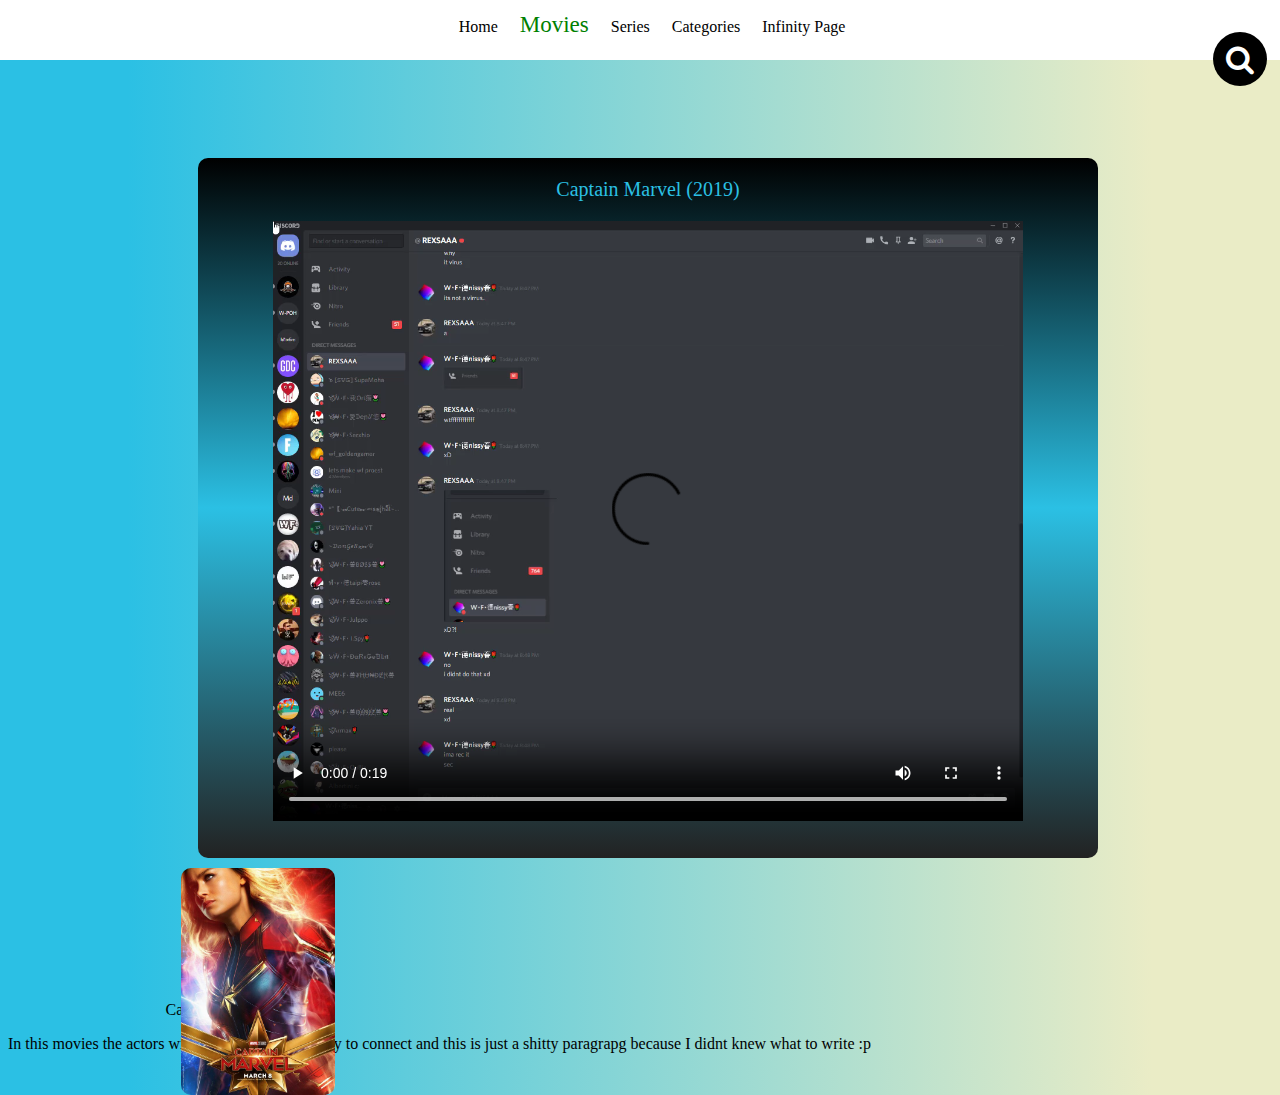
<file: captainmarvel.html>
<!DOCTYPE html>
<html>
<head>
	<title>movies</title>
	<link href='https://fonts.googleapis.com/css?family=Raleway:400,200' rel='stylesheet' type='text/css'> 
	<link rel="stylesheet" href="https://cdnjs.cloudflare.com/ajax/libs/font-awesome/4.7.0/css/font-awesome.min.css">
	<link rel="stylesheet" type="text/css" href="style.css">
</head>
<body style="background: -webkit-linear-gradient(90deg, #2BC0E4 10%, #EAECC6 90%);
	background:    -moz-linear-gradient(90deg, #2BC0E4 10%, #EAECC6 90%);
	background:       -ms-linear-gradient(90deg, #2BC0E4 10%, #EAECC6 90%);
	background:          -o-linear-gradient(90deg, #2BC0E4 10%, #EAECC6 90%);
	background: 	        linear-gradient(90deg, #2BC0E4 10%, #EAECC6 90%);">

<center><header>
	<nav>
		<ul>
		
			<li><a href="index.html">Home</a></li>
			<li><a class="current" href="movies.html">Movies</a></li>
			<li><a href="#">Series</a></li>
			<li><a href="#">Categories</a></li>
			<li><a href="#">Infinity Page</a></li>

		</ul>
	</nav>
</header>
</center>
		    <div class="buscar-caja">
   <input type="text" name="" class="buscar-txt" placeholder="Search Movies..."/>
   <a class="buscar-btn">
    <i class="fa fa-search"></i>
   </a>
  </div>
</div>
<center>
	<div class="mm"><p class="demo">Captain Marvel (2019)</p>
		<video src="test.mp4" controls=""></video>
</center>
		<div class="info">
			<img src="vv2.jpg" width="12%;" style="border-radius: 10px;">
			<h>Captain Marvel(2019)</h>
			<p>In this movies the actors will show you another way to connect and this is just a shitty paragrapg because I didnt knew what to write :p</p>
		</div>

	</div>

</body>
</html>
</file>
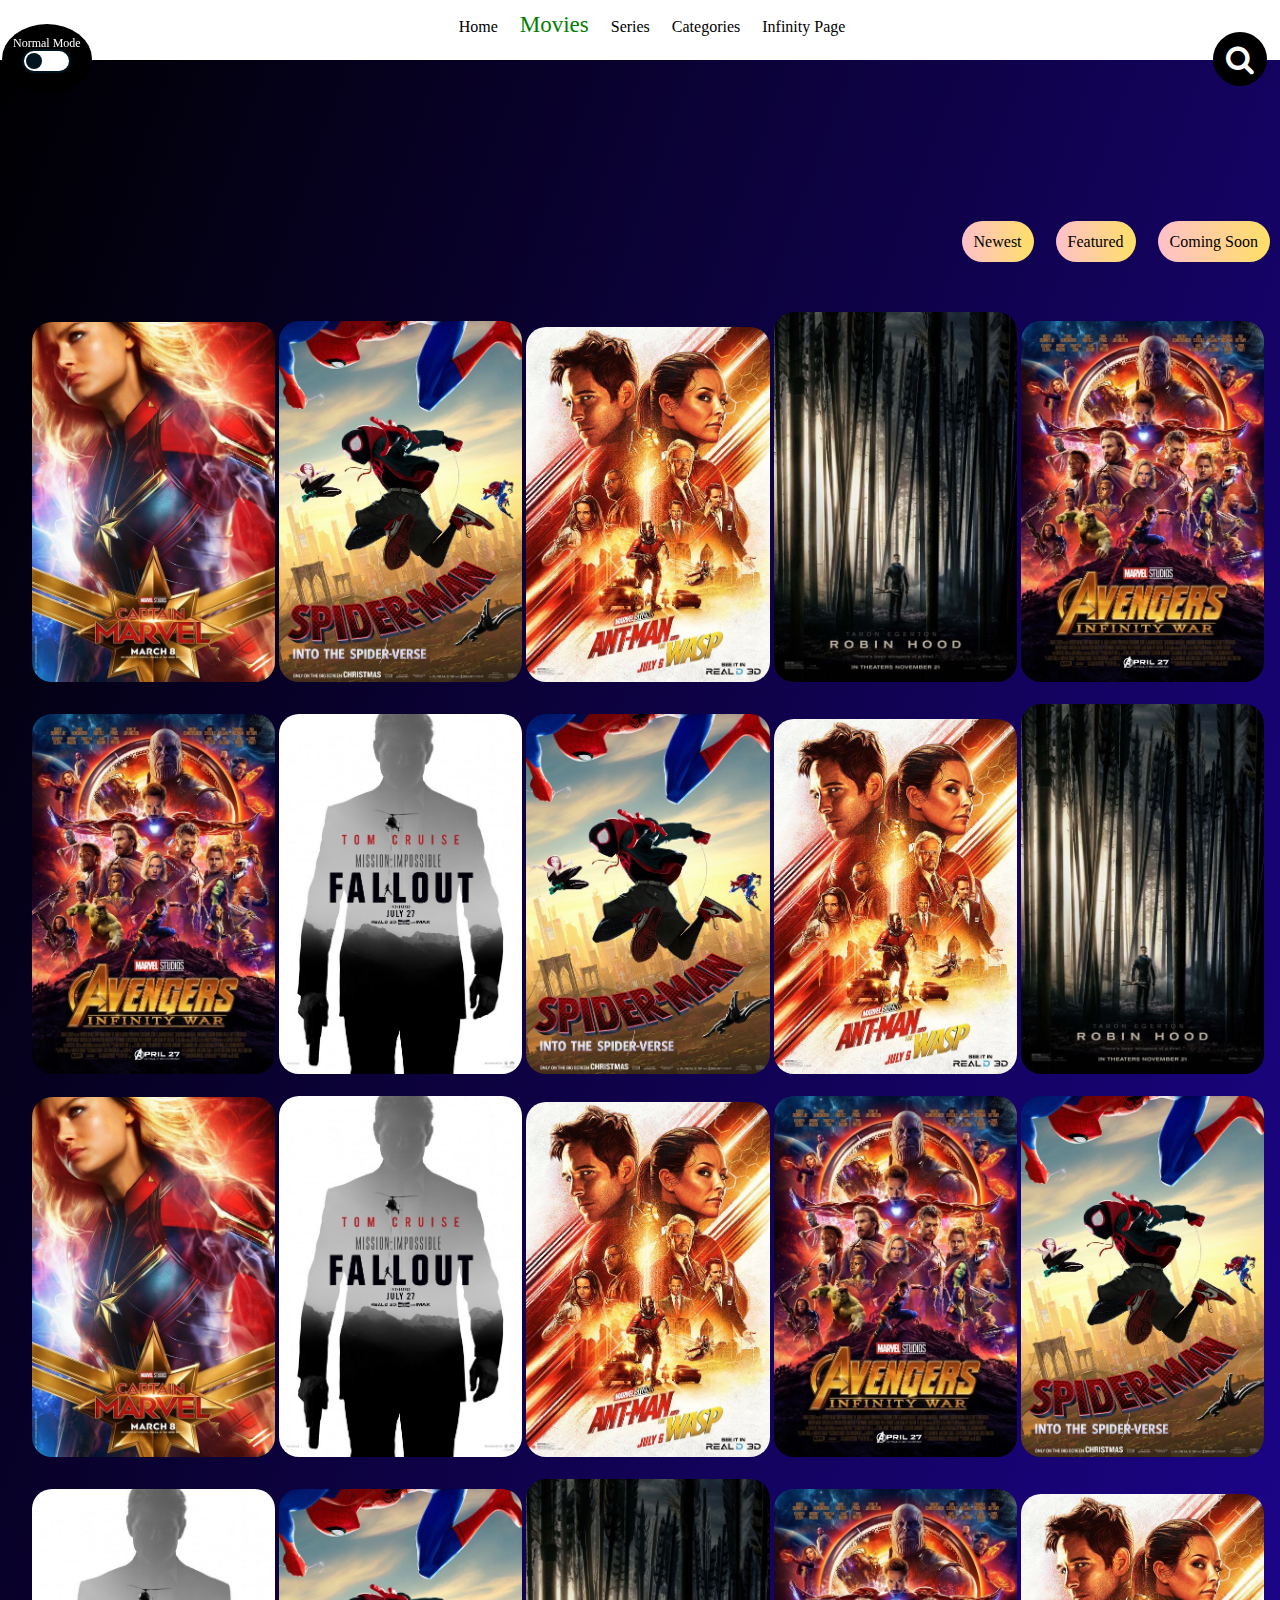
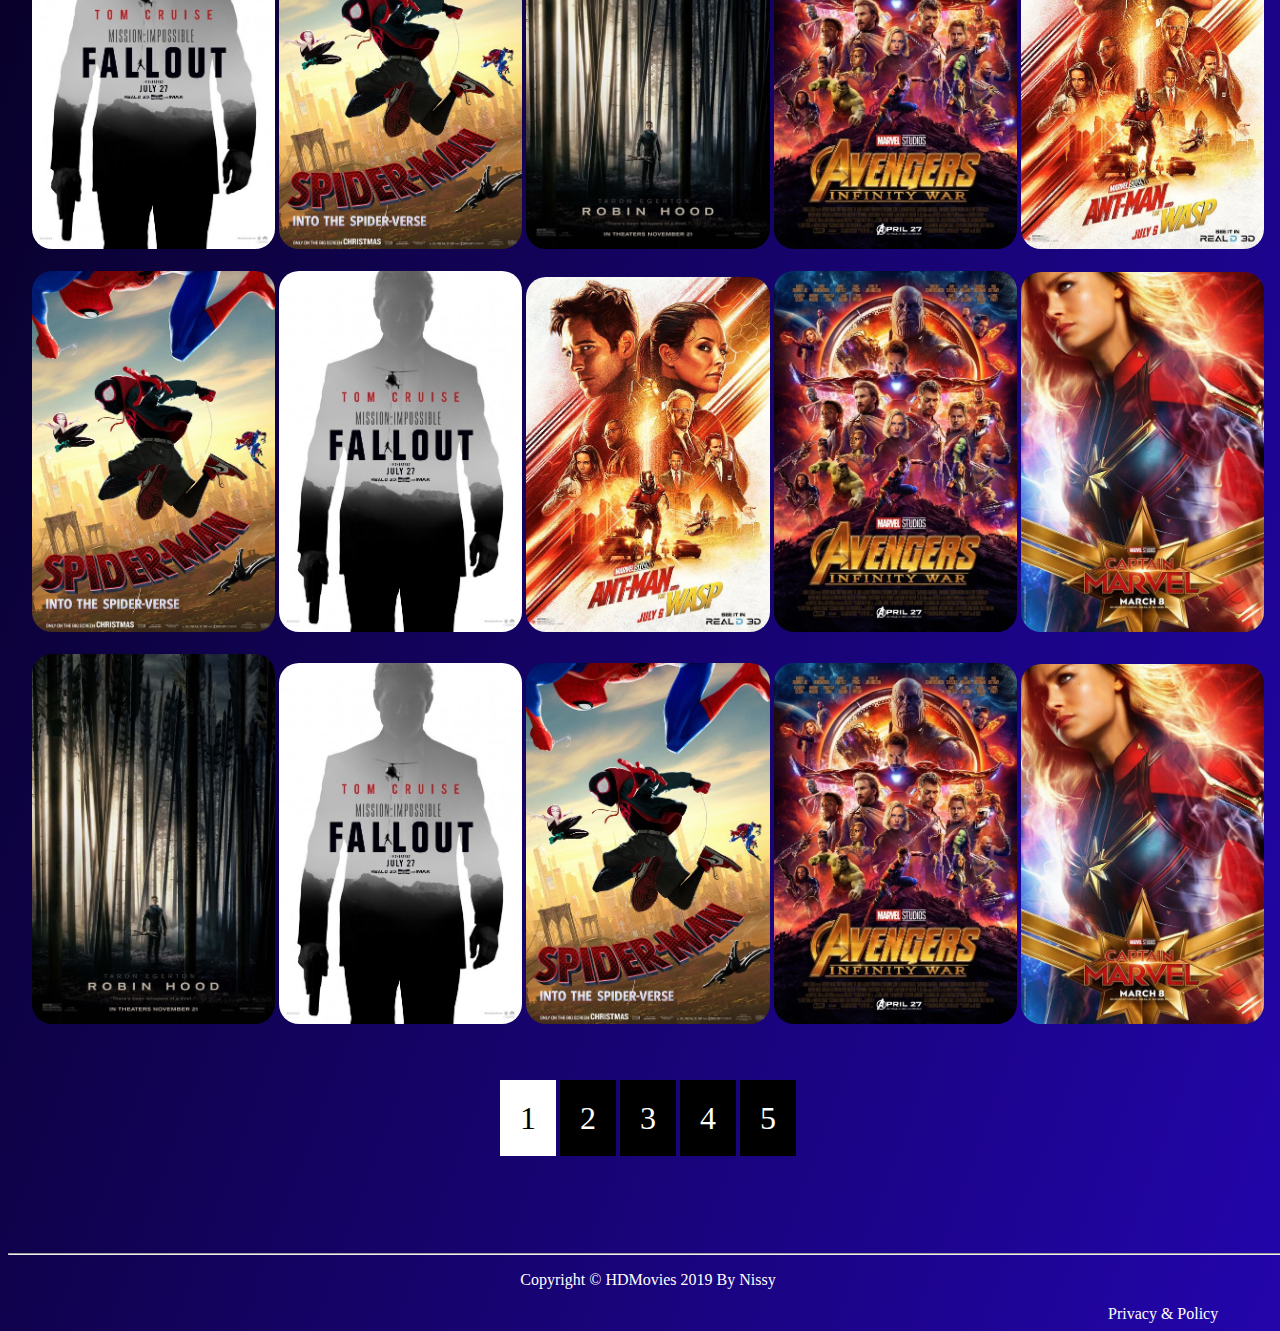
<file: movies.html>
<!DOCTYPE html>
<html>
<head>
	<title>movies</title>
	<link href='https://fonts.googleapis.com/css?family=Raleway:400,200' rel='stylesheet' type='text/css'> 
	<link rel="stylesheet" href="https://cdnjs.cloudflare.com/ajax/libs/font-awesome/4.7.0/css/font-awesome.min.css">
	<link rel="stylesheet" type="text/css" href="style.css">
</head>
<body>

<center><header>
	<nav>
		<ul>
		
			<li><a href="index.html">Home</a></li>
			<li><a class="current" href="movies.html">Movies</a></li>
			<li><a href="#">Series</a></li>
			<li><a href="#">Categories</a></li>
			<li><a href="#">Infinity Page</a></li>

		</ul>
		    <div class="buscar-caja">
   <input type="text" name="" class="buscar-txt" placeholder="Search for movies..."/>
   <a class="buscar-btn">
    <i class="fa fa-search"></i>
   </a>
  </div>
</div>


	</nav>

    
</div>

</header></center>

<section>
	<div class="circle">
		<p style="font-size:12px;position:fixed;left:13px; color:white;">Normal Mode</p>
	</div>
	<div class="toggle"></div>
<div class="content">
	<script src="https://code.jquery.com/jquery-3.3.1.js"></script>
<script type="text/javascript">
    $(document).ready(function(){
        $('.toggle').click(function(){
            $('.toggle').toggleClass('active')
            $('body').toggleClass('night')
        })
    })
    </script>
</section>
<br>
<br>
<br>
<div style=" width:100%;height:100%;background: linear-gradient(-40deg, #EE7752, #E73C7E, #23A605, #2305AB, black);background-size:400% 400%; position:relative;animation: change 7s ease-in-out infinite;" class="header2">
	<nav>
		<ul>
			<a href="#"><li>Newest</li></a>
				<a href="#"><li>Featured</li></a>
					<a href="#"><li>Coming Soon</li></a>
		</ul>
	</nav>
</div>
<br><br>
<br>
<br>
<br>
	<div class="movies2">
	<center><div id="movies">

		<a href="captainmarvel.html"><img src="vv2.jpg" width="19%;" height="19%;"style="border-radius:20px;"></a>
		<a href="blamovie.html"><img src="vv3.jpg" width="19%;" height="19%;" style="border-radius:20px;"></a>
		<a href="blamovie.html"><img src="vv4.jpg" width="19%;" height="19%;" style="border-radius:20px;"></a>
		<a href="blamovie.html"><img src="vv5.jpg" width="19%;"  height="19%;" style="border-radius:20px;"></a>
		<a href="blamovie.html"><img src="vv6.jpg" width="19%;" height="19%;" style="border-radius:20px;"></a>

	</div></center>
<br>
		<center><div class="movies">

		<a href="blamovie.html"><img src="vv6.jpg" width="19%;" style="border-radius:20px;"></a>
		<a href="blamovie.html"><img src="vv7.jpg" width="19%;" style="border-radius:20px;"></a>
		<a href="blamovie.html"><img src="vv3.jpg" width="19%;" style="border-radius:20px;"></a>
		<a href="blamovie.html"><img src="vv4.jpg" width="19%;" style="border-radius:20px;"></a>
		<a href="blamovie.html"><img src="vv5.jpg" width="19%;" style="border-radius:20px;"></a>

	</div></center>

	<br>
		<center><div class="movies">

		<a href="blamovie.html"><img src="vv2.jpg" width="19%;" style="border-radius:20px;"></a>
		<a href="blamovie.html"><img src="vv7.jpg" width="19%;" style="border-radius:20px;"></a>
		<a href="blamovie.html"><img src="vv4.jpg" width="19%;" style="border-radius:20px;"></a>
		<a href="blamovie.html"><img src="vv6.jpg" width="19%;" style="border-radius:20px;"></a>
		<a href="blamovie.html"><img src="vv3.jpg" width="19%;" style="border-radius:20px;"></a>

	</div></center>

		<br>
		<center><div class="movies">

		<a href="blamovie.html"><img src="vv7.jpg" width="19%;" style="border-radius:20px;"></a>
		<a href="blamovie.html"><img src="vv3.jpg" width="19%;" style="border-radius:20px;"></a>
		<a href="blamovie.html"><img src="vv5.jpg" width="19%;" style="border-radius:20px;"></a>
		<a href="blamovie.html"><img src="vv6.jpg" width="19%;" style="border-radius:20px;"></a>
		<a href="blamovie.html"><img src="vv4.jpg" width="19%;" style="border-radius:20px;"></a>

	</div></center>

		<br>
		<center><div class="movies">

		<a href="blamovie.html"><img src="vv3.jpg" width="19%;" style="border-radius:20px;"></a>
		<a href="blamovie.html"><img src="vv7.jpg" width="19%;" style="border-radius:20px;"></a>
		<a href="blamovie.html"><img src="vv4.jpg" width="19%;" style="border-radius:20px;"></a>
		<a href="blamovie.html"><img src="vv6.jpg" width="19%;" style="border-radius:20px;"></a>
		<a href="blamovie.html"><img src="vv2.jpg" width="19%;" style="border-radius:20px;"></a>

	</div></center>
		<br>
		<center><div class="movies">

		<a href="blamovie.html"><img src="vv5.jpg" width="19%;" style="border-radius:20px;"></a>
		<a href="blamovie.html"><img src="vv7.jpg" width="19%;" style="border-radius:20px;"></a>
		<a href="blamovie.html"><img src="vv3.jpg" width="19%;" style="border-radius:20px;"></a>
		<a href="blamovie.html"><img src="vv6.jpg" width="19%;" style="border-radius:20px;"></a>
		<a href="blamovie.html"><img src="vv2.jpg" width="19%;" style="border-radius:20px;"></a>

	</div></center>
</div>
<br><br><br><br>
<center><div class="sld">
	<a class="currentsld" href="movies.html">1</a>
	<a href="movies2.html">2</a>
	<a href="movies3.html">3</a>
	<a href="movies4.html">4</a>
	<a href="movies5.html">5</a>

</div>
</center>
<br>
<br><br>
<br><br>
<br>
<hr>
<div class="footer">
	<center><p style="color:white">Copyright &copy; HDMovies 2019 By Nissy</p></center>

	<a href="#" style="position:relative;text-decoration:none; color:white; left:1100px;">Privacy & Policy </a>
	</div>
</body>
</html>
</file>
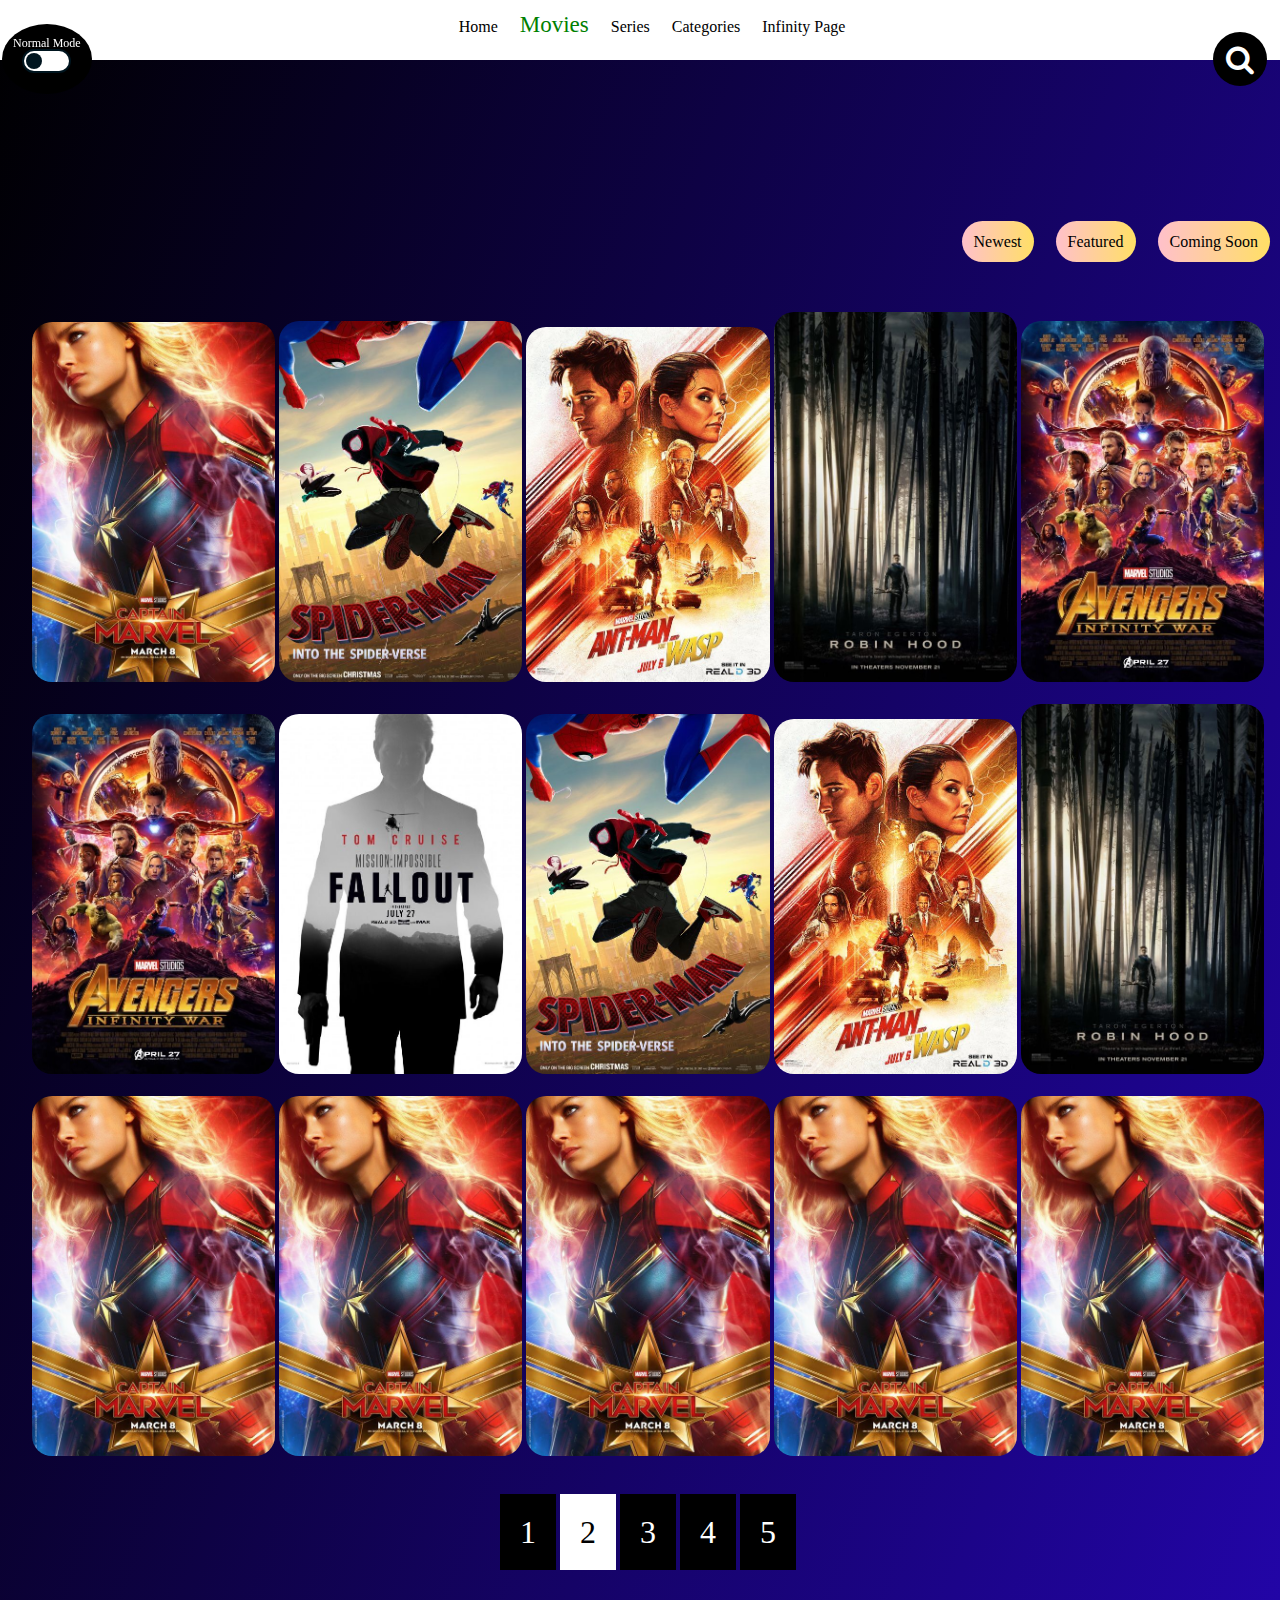
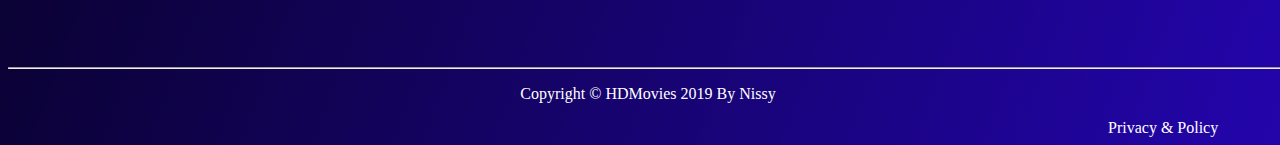
<file: movies2.html>
<!DOCTYPE html>
<html>
<head>
	<title>movies</title>
	<link href='https://fonts.googleapis.com/css?family=Raleway:400,200' rel='stylesheet' type='text/css'> 
	<link rel="stylesheet" href="https://cdnjs.cloudflare.com/ajax/libs/font-awesome/4.7.0/css/font-awesome.min.css">
	<link rel="stylesheet" type="text/css" href="style.css">
</head>
<body>

<center><header>
	<nav>
		<ul>
		
			<li><a href="index.html">Home</a></li>
			<li><a class="current" href="movies.html">Movies</a></li>
			<li><a href="#">Series</a></li>
			<li><a href="#">Categories</a></li>
			<li><a href="#">Infinity Page</a></li>

		</ul>
		    <div class="buscar-caja">
   <input type="text" name="" class="buscar-txt" placeholder="Search Movies..."/>
   <a class="buscar-btn">
    <i class="fa fa-search"></i>
   </a>
  </div>
</div>


	</nav>
</header></center>
<section>
	<div class="circle">
		<p style="font-size:12px;position:fixed;left:13px; color:white;">Normal Mode</p>
	</div>
	<div class="toggle"></div>
<div class="content">
	<script src="https://code.jquery.com/jquery-3.3.1.js"></script>
<script type="text/javascript">
    $(document).ready(function(){
        $('.toggle').click(function(){
            $('.toggle').toggleClass('active')
            $('body').toggleClass('night')
        })
    })
    </script>
</section>
<br>
<br>
<br>
<div class="header2">
	<nav>
		<ul>
			<a href="#"><li>Newest</li></a>
				<a href="#"><li>Featured</li></a>
					<a href="#"><li>Coming Soon</li></a>
		</ul>
	</nav>
</div>
<br><br>
<br>
<br>
<br>
	<center><div id="movies">

		<a href="blamovie.html"><img src="vv2.jpg" width="19%;" height="19%;"style="border-radius:20px;"></a>
		<a href="blamovie.html"><img src="vv3.jpg" width="19%;" height="19%;" style="border-radius:20px;"></a>
		<a href="blamovie.html"><img src="vv4.jpg" width="19%;" height="19%;" style="border-radius:20px;"></a>
		<a href="blamovie.html"><img src="vv5.jpg" width="19%;"  height="19%;" style="border-radius:20px;"></a>
		<a href="blamovie.html"><img src="vv6.jpg" width="19%;" height="19%;" style="border-radius:20px;"></a>

	</div></center>
<br>
		<center><div class="movies">

		<a href="blamovie.html"><img src="vv6.jpg" width="19%;" style="border-radius:20px;"></a>
		<a href="blamovie.html"><img src="vv7.jpg" width="19%;" style="border-radius:20px;"></a>
		<a href="blamovie.html"><img src="vv3.jpg" width="19%;" style="border-radius:20px;"></a>
		<a href="blamovie.html"><img src="vv4.jpg" width="19%;" style="border-radius:20px;"></a>
		<a href="blamovie.html"><img src="vv5.jpg" width="19%;" style="border-radius:20px;"></a>

	</div></center>

	<br>
		<center><div class="movies">

		<a href="blamovie.html"><img src="vv2.jpg" width="19%;" style="border-radius:20px;"></a>
		<a href="blamovie.html"><img src="vv2.jpg" width="19%;" style="border-radius:20px;"></a>
		<a href="blamovie.html"><img src="vv2.jpg" width="19%;" style="border-radius:20px;"></a>
		<a href="blamovie.html"><img src="vv2.jpg" width="19%;" style="border-radius:20px;"></a>
		<a href="blamovie.html"><img src="vv2.jpg" width="19%;" style="border-radius:20px;"></a>

	</div></center>
<br><br><br>
<center><div class="sld">
	<a href="movies.html">1</a>
	<a class="currentsld" href="movies2.html">2</a>
	<a href="movies3.html">3</a>
	<a href="movies4.html">4</a>
	<a href="movies5.html">5</a>

</div>
</center>
<br>
<br><br>
<br><br>
<br>
<hr>
<div class="footer">
	<center><p style="color:white">Copyright &copy; HDMovies 2019 By Nissy</p></center>

	<a href="#" style="position:relative;text-decoration:none; color:white; left:1100px;">Privacy & Policy </a>
	</div>
</body>
</html>
</file>
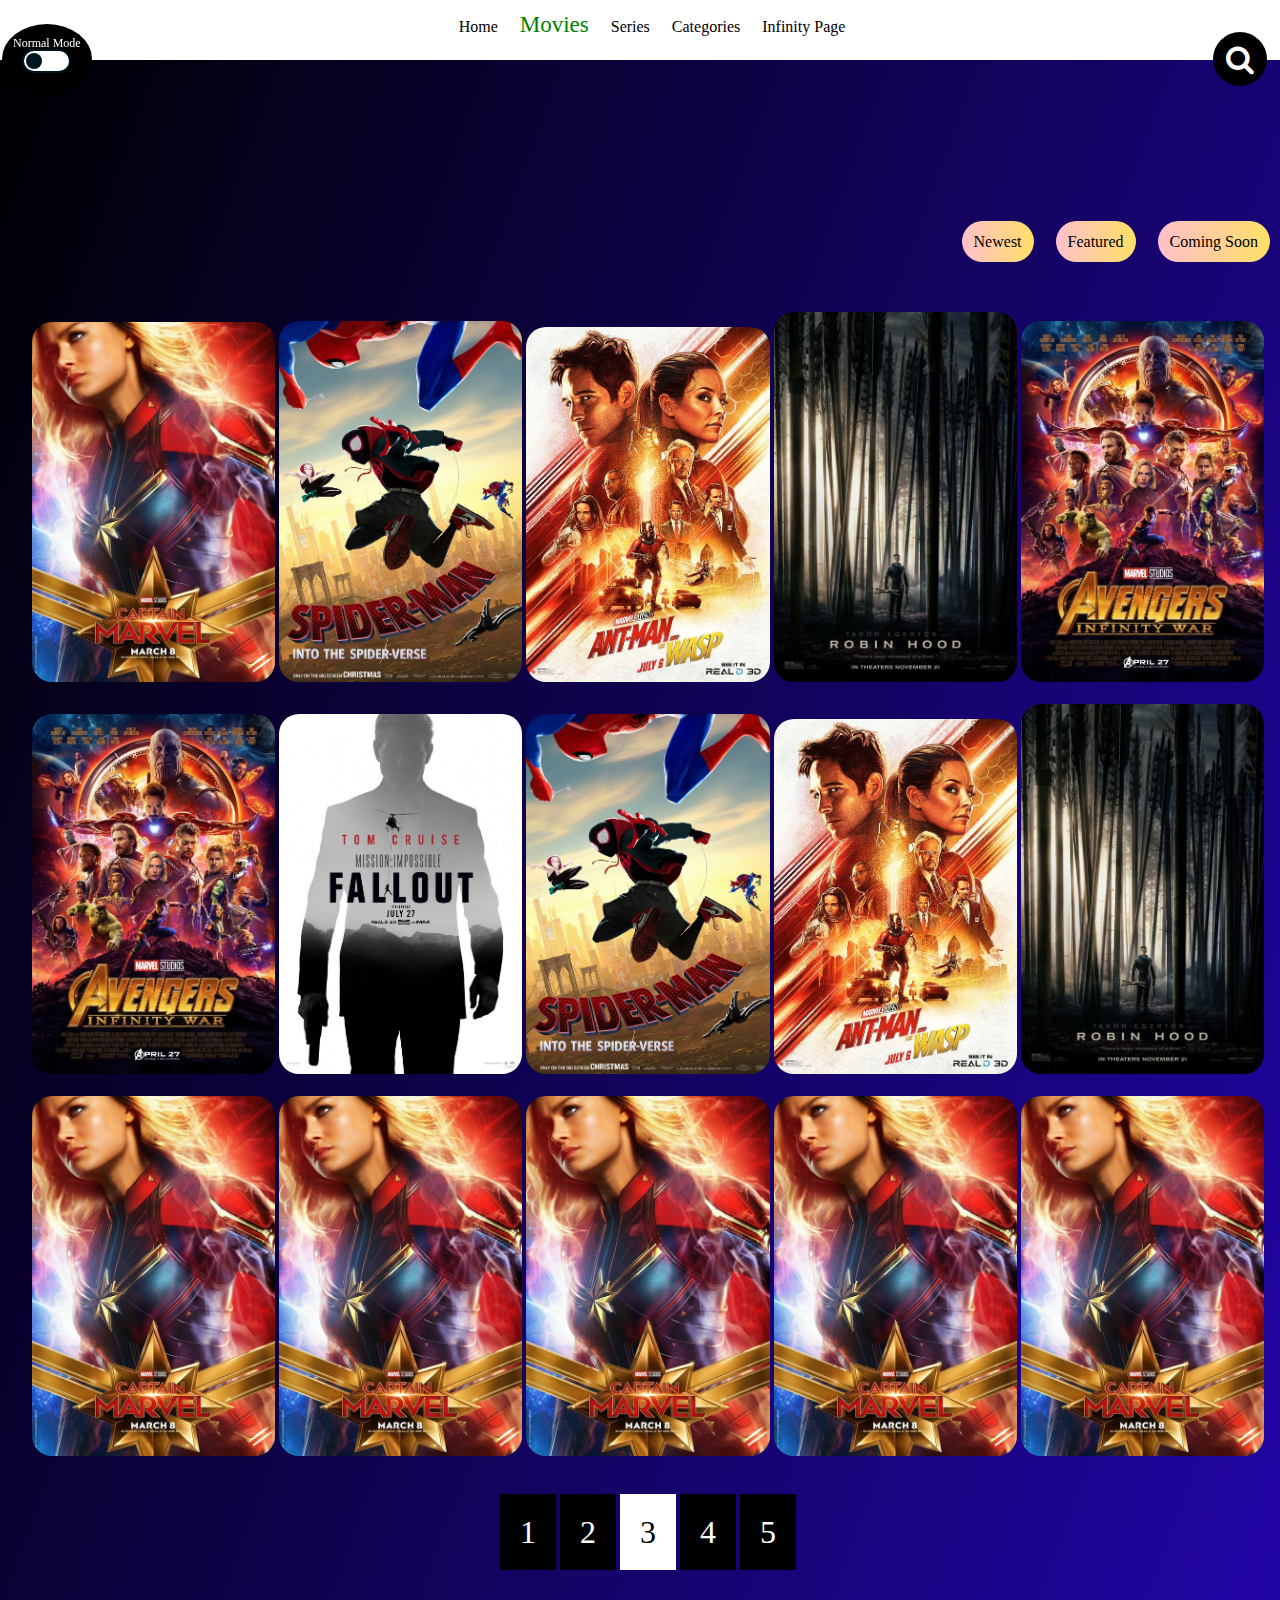
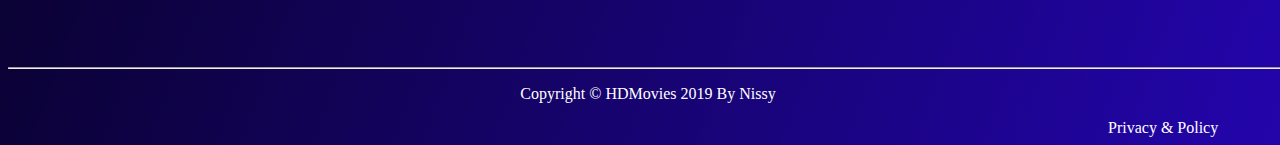
<file: movies3.html>
<!DOCTYPE html>
<html>
<head>
	<title>movies</title>
	<link href='https://fonts.googleapis.com/css?family=Raleway:400,200' rel='stylesheet' type='text/css'> 
	<link rel="stylesheet" href="https://cdnjs.cloudflare.com/ajax/libs/font-awesome/4.7.0/css/font-awesome.min.css">
	<link rel="stylesheet" type="text/css" href="style.css">
</head>
<body>

<center><header>
	<nav>
		<ul>
		
			<li><a href="index.html">Home</a></li>
			<li><a class="current" href="movies.html">Movies</a></li>
			<li><a href="#">Series</a></li>
			<li><a href="#">Categories</a></li>
			<li><a href="#">Infinity Page</a></li>

		</ul>
		    <div class="buscar-caja">
   <input type="text" name="" class="buscar-txt" placeholder="Search Movies..."/>
   <a class="buscar-btn">
    <i class="fa fa-search"></i>
   </a>
  </div>
</div>


	</nav>
</header></center>
<section>
	<div class="circle">
		<p style="font-size:12px;position:fixed;left:13px; color:white;">Normal Mode</p>
	</div>
	<div class="toggle"></div>
<div class="content">
	<script src="https://code.jquery.com/jquery-3.3.1.js"></script>
<script type="text/javascript">
    $(document).ready(function(){
        $('.toggle').click(function(){
            $('.toggle').toggleClass('active')
            $('body').toggleClass('night')
        })
    })
    </script>
</section>
<br>
<br>
<br>
<div class="header2">
	<nav>
		<ul>
			<a href="#"><li>Newest</li></a>
				<a href="#"><li>Featured</li></a>
					<a href="#"><li>Coming Soon</li></a>
		</ul>
	</nav>
</div>
<br><br>
<br>
<br>
<br>
	<center><div id="movies">

		<a href="blamovie.html"><img src="vv2.jpg" width="19%;" height="19%;"style="border-radius:20px;"></a>
		<a href="blamovie.html"><img src="vv3.jpg" width="19%;" height="19%;" style="border-radius:20px;"></a>
		<a href="blamovie.html"><img src="vv4.jpg" width="19%;" height="19%;" style="border-radius:20px;"></a>
		<a href="blamovie.html"><img src="vv5.jpg" width="19%;"  height="19%;" style="border-radius:20px;"></a>
		<a href="blamovie.html"><img src="vv6.jpg" width="19%;" height="19%;" style="border-radius:20px;"></a>

	</div></center>
<br>
		<center><div class="movies">

		<a href="blamovie.html"><img src="vv6.jpg" width="19%;" style="border-radius:20px;"></a>
		<a href="blamovie.html"><img src="vv7.jpg" width="19%;" style="border-radius:20px;"></a>
		<a href="blamovie.html"><img src="vv3.jpg" width="19%;" style="border-radius:20px;"></a>
		<a href="blamovie.html"><img src="vv4.jpg" width="19%;" style="border-radius:20px;"></a>
		<a href="blamovie.html"><img src="vv5.jpg" width="19%;" style="border-radius:20px;"></a>

	</div></center>

	<br>
		<center><div class="movies">

		<a href="blamovie.html"><img src="vv2.jpg" width="19%;" style="border-radius:20px;"></a>
		<a href="blamovie.html"><img src="vv2.jpg" width="19%;" style="border-radius:20px;"></a>
		<a href="blamovie.html"><img src="vv2.jpg" width="19%;" style="border-radius:20px;"></a>
		<a href="blamovie.html"><img src="vv2.jpg" width="19%;" style="border-radius:20px;"></a>
		<a href="blamovie.html"><img src="vv2.jpg" width="19%;" style="border-radius:20px;"></a>

	</div></center>
<br><br><br>
<center><div class="sld">
	<a href="movies.html">1</a>
	<a href="movies2.html">2</a>
	<a class="currentsld" href="movies3.html">3</a>
	<a href="movies4.html">4</a>
	<a href="movies5.html">5</a>

</div>
</center>
<br>
<br><br>
<br><br>
<br>
<hr>
<div class="footer">
	<center><p style="color:white">Copyright &copy; HDMovies 2019 By Nissy</p></center>

	<a href="#" style="position:relative;text-decoration:none; color:white; left:1100px;">Privacy & Policy </a>
	</div>
</body>
</html>
</file>
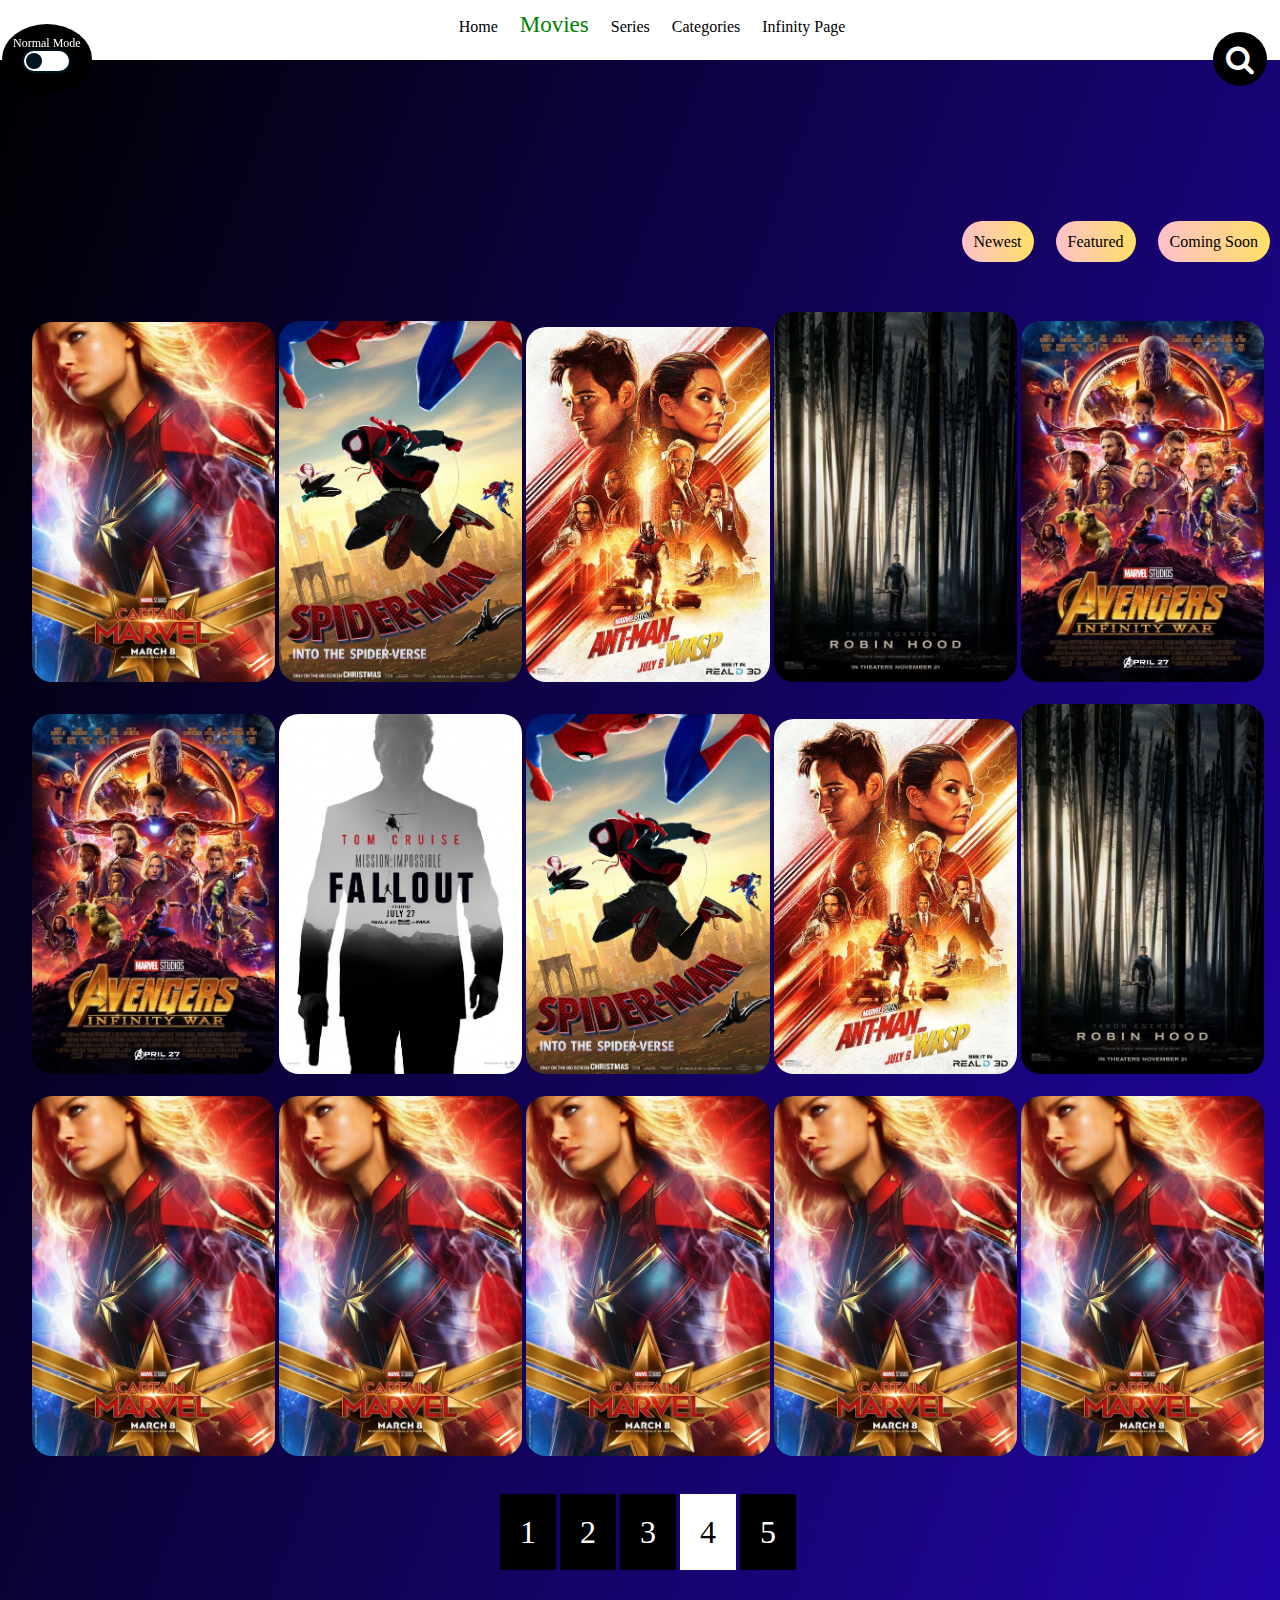
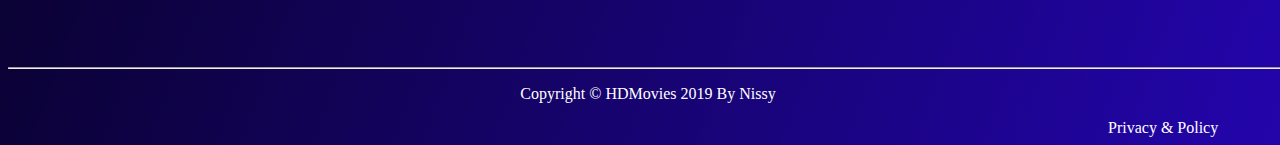
<file: movies4.html>
<!DOCTYPE html>
<html>
<head>
	<title>movies</title>
	<link href='https://fonts.googleapis.com/css?family=Raleway:400,200' rel='stylesheet' type='text/css'> 
	<link rel="stylesheet" href="https://cdnjs.cloudflare.com/ajax/libs/font-awesome/4.7.0/css/font-awesome.min.css">
	<link rel="stylesheet" type="text/css" href="style.css">
</head>
<body>

<center><header>
	<nav>
		<ul>
		
			<li><a href="index.html">Home</a></li>
			<li><a class="current" href="movies.html">Movies</a></li>
			<li><a href="#">Series</a></li>
			<li><a href="#">Categories</a></li>
			<li><a href="#">Infinity Page</a></li>

		</ul>
		    <div class="buscar-caja">
   <input type="text" name="" class="buscar-txt" placeholder="Search Movies..."/>
   <a class="buscar-btn">
    <i class="fa fa-search"></i>
   </a>
  </div>
</div>


	</nav>
</header></center>
<section>
	<div class="circle">
		<p style="font-size:12px;position:fixed;left:13px; color:white;">Normal Mode</p>
	</div>
	<div class="toggle"></div>
<div class="content">
	<script src="https://code.jquery.com/jquery-3.3.1.js"></script>
<script type="text/javascript">
    $(document).ready(function(){
        $('.toggle').click(function(){
            $('.toggle').toggleClass('active')
            $('body').toggleClass('night')
        })
    })
    </script>
</section>
<br>
<br>
<br>
<div class="header2">
	<nav>
		<ul>
			<a href="#"><li>Newest</li></a>
				<a href="#"><li>Featured</li></a>
					<a href="#"><li>Coming Soon</li></a>
		</ul>
	</nav>
</div>
<br><br>
<br>
<br>
<br>
	<center><div id="movies">

		<a href="blamovie.html"><img src="vv2.jpg" width="19%;" height="19%;"style="border-radius:20px;"></a>
		<a href="blamovie.html"><img src="vv3.jpg" width="19%;" height="19%;" style="border-radius:20px;"></a>
		<a href="blamovie.html"><img src="vv4.jpg" width="19%;" height="19%;" style="border-radius:20px;"></a>
		<a href="blamovie.html"><img src="vv5.jpg" width="19%;"  height="19%;" style="border-radius:20px;"></a>
		<a href="blamovie.html"><img src="vv6.jpg" width="19%;" height="19%;" style="border-radius:20px;"></a>

	</div></center>
<br>
		<center><div class="movies">

		<a href="blamovie.html"><img src="vv6.jpg" width="19%;" style="border-radius:20px;"></a>
		<a href="blamovie.html"><img src="vv7.jpg" width="19%;" style="border-radius:20px;"></a>
		<a href="blamovie.html"><img src="vv3.jpg" width="19%;" style="border-radius:20px;"></a>
		<a href="blamovie.html"><img src="vv4.jpg" width="19%;" style="border-radius:20px;"></a>
		<a href="blamovie.html"><img src="vv5.jpg" width="19%;" style="border-radius:20px;"></a>

	</div></center>

	<br>
		<center><div class="movies">

		<a href="blamovie.html"><img src="vv2.jpg" width="19%;" style="border-radius:20px;"></a>
		<a href="blamovie.html"><img src="vv2.jpg" width="19%;" style="border-radius:20px;"></a>
		<a href="blamovie.html"><img src="vv2.jpg" width="19%;" style="border-radius:20px;"></a>
		<a href="blamovie.html"><img src="vv2.jpg" width="19%;" style="border-radius:20px;"></a>
		<a href="blamovie.html"><img src="vv2.jpg" width="19%;" style="border-radius:20px;"></a>

	</div></center>
<br><br><br>
<center><div class="sld">
	<a href="movies.html">1</a>
	<a href="movies2.html">2</a>
	<a href="movies3.html">3</a>
	<a class="currentsld" href="movies4.html">4</a>
	<a href="movies5.html">5</a>

</div>
</center>
<br>
<br><br>
<br><br>
<br>
<hr>
<div class="footer">
	<center><p style="color:white">Copyright &copy; HDMovies 2019 By Nissy</p></center>

	<a href="#" style="position:relative;text-decoration:none; color:white; left:1100px;">Privacy & Policy </a>
	</div>
</body>
</html>
</file>
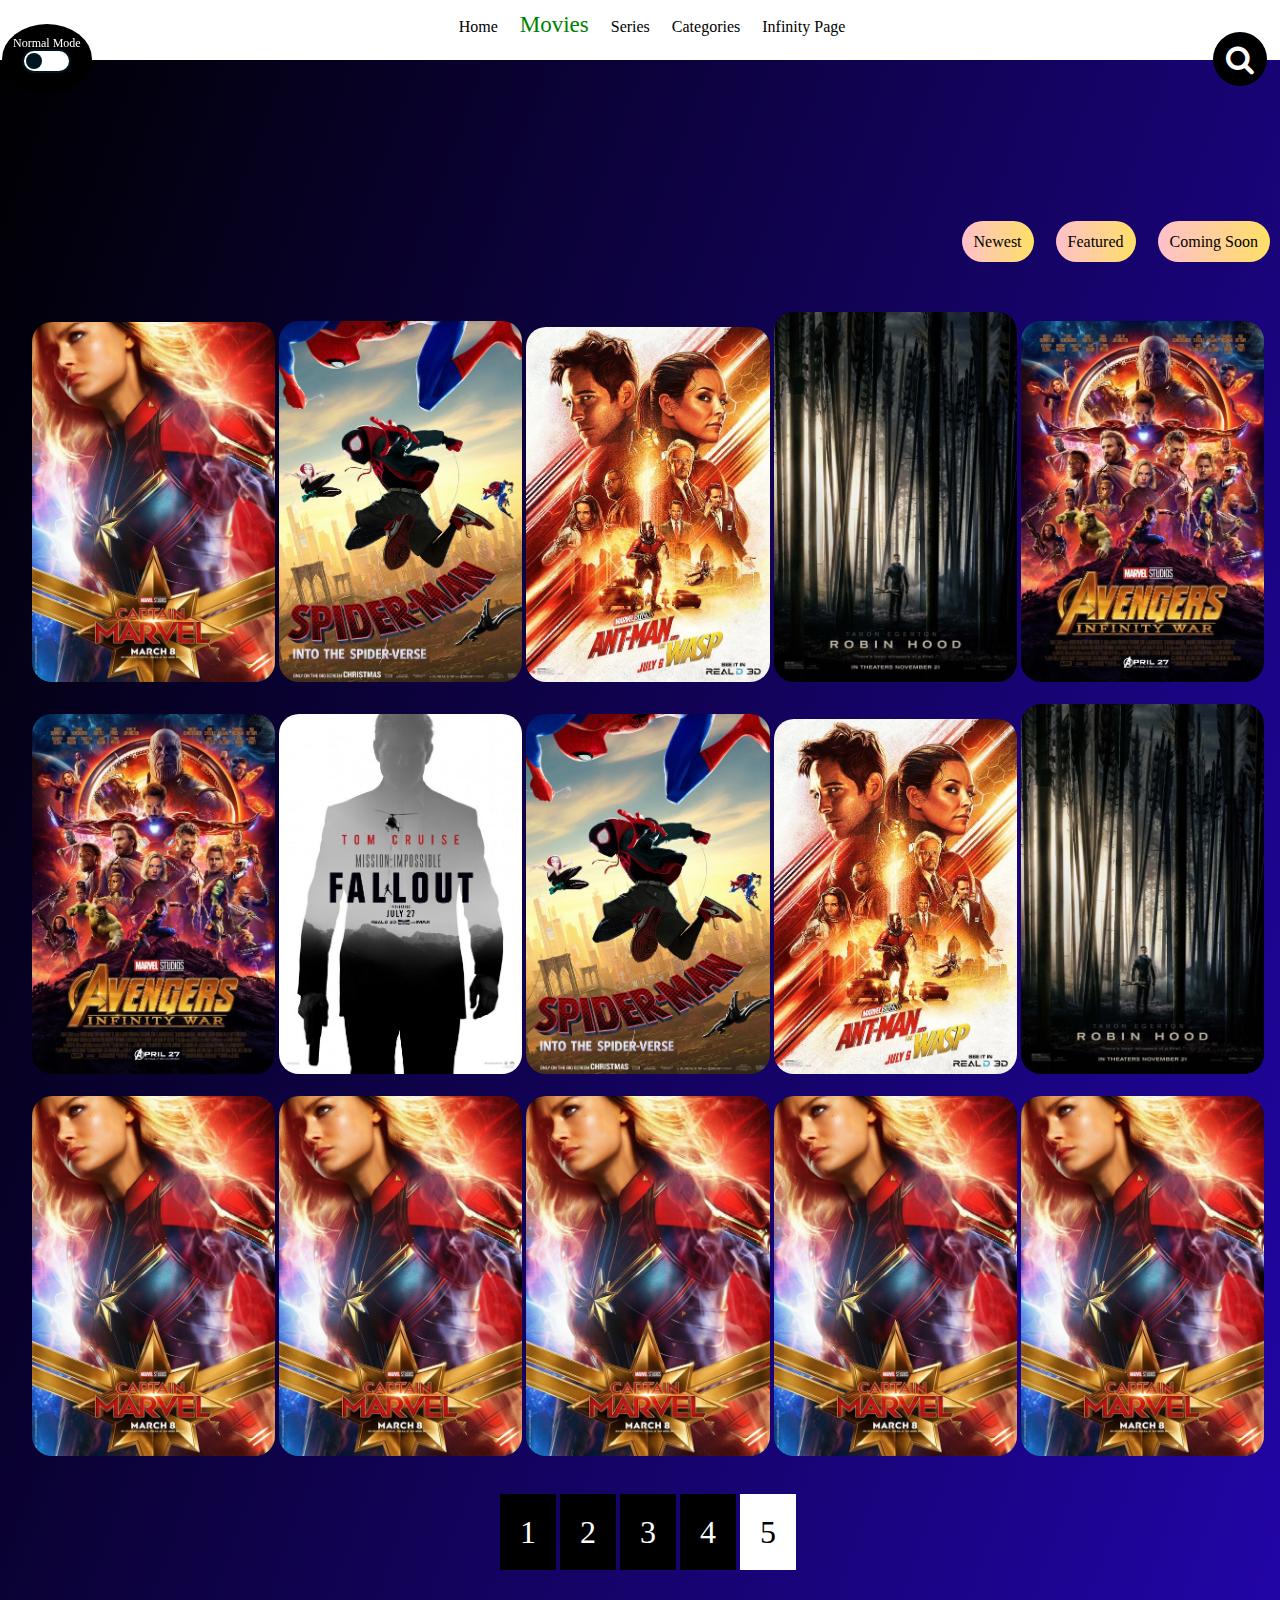
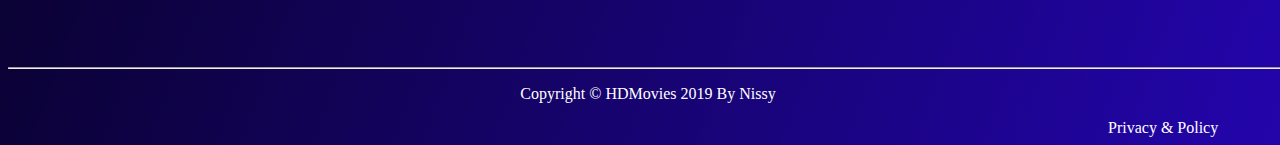
<file: movies5.html>
<!DOCTYPE html>
<html>
<head>
	<title>movies</title>
	<link href='https://fonts.googleapis.com/css?family=Raleway:400,200' rel='stylesheet' type='text/css'> 
	<link rel="stylesheet" href="https://cdnjs.cloudflare.com/ajax/libs/font-awesome/4.7.0/css/font-awesome.min.css">
	<link rel="stylesheet" type="text/css" href="style.css">
</head>
<body>

<center><header>
	<nav>
		<ul>
		
			<li><a href="index.html">Home</a></li>
			<li><a class="current" href="movies.html">Movies</a></li>
			<li><a href="#">Series</a></li>
			<li><a href="#">Categories</a></li>
			<li><a href="#">Infinity Page</a></li>

		</ul>
		    <div class="buscar-caja">
   <input type="text" name="" class="buscar-txt" placeholder="Search Movies..."/>
   <a class="buscar-btn">
    <i class="fa fa-search"></i>
   </a>
  </div>
</div>


	</nav>
</header></center>
<section>
	<div class="circle">
		<p style="font-size:12px;position:fixed;left:13px; color:white;">Normal Mode</p>
	</div>
	<div class="toggle"></div>
<div class="content">
	<script src="https://code.jquery.com/jquery-3.3.1.js"></script>
<script type="text/javascript">
    $(document).ready(function(){
        $('.toggle').click(function(){
            $('.toggle').toggleClass('active')
            $('body').toggleClass('night')
        })
    })
    </script>
</section>
<br>
<br>
<br>
<div class="header2">
	<nav>
		<ul>
			<a href="#"><li>Newest</li></a>
				<a href="#"><li>Featured</li></a>
					<a href="#"><li>Coming Soon</li></a>
		</ul>
	</nav>
</div>
<br><br>
<br>
<br>
<br>
	<center><div id="movies">

		<a href="captainmarvel.html"><img src="vv2.jpg" width="19%;" height="19%;"style="border-radius:20px;"></a>
		<a href="blamovie.html"><img src="vv3.jpg" width="19%;" height="19%;" style="border-radius:20px;"></a>
		<a href="blamovie.html"><img src="vv4.jpg" width="19%;" height="19%;" style="border-radius:20px;"></a>
		<a href="blamovie.html"><img src="vv5.jpg" width="19%;"  height="19%;" style="border-radius:20px;"></a>
		<a href="blamovie.html"><img src="vv6.jpg" width="19%;" height="19%;" style="border-radius:20px;"></a>

	</div></center>
<br>
		<center><div class="movies">

		<a href="blamovie.html"><img src="vv6.jpg" width="19%;" style="border-radius:20px;"></a>
		<a href="blamovie.html"><img src="vv7.jpg" width="19%;" style="border-radius:20px;"></a>
		<a href="blamovie.html"><img src="vv3.jpg" width="19%;" style="border-radius:20px;"></a>
		<a href="blamovie.html"><img src="vv4.jpg" width="19%;" style="border-radius:20px;"></a>
		<a href="blamovie.html"><img src="vv5.jpg" width="19%;" style="border-radius:20px;"></a>

	</div></center>

	<br>
		<center><div class="movies">

		<a href="blamovie.html"><img src="vv2.jpg" width="19%;" style="border-radius:20px;"></a>
		<a href="blamovie.html"><img src="vv2.jpg" width="19%;" style="border-radius:20px;"></a>
		<a href="blamovie.html"><img src="vv2.jpg" width="19%;" style="border-radius:20px;"></a>
		<a href="blamovie.html"><img src="vv2.jpg" width="19%;" style="border-radius:20px;"></a>
		<a href="blamovie.html"><img src="vv2.jpg" width="19%;" style="border-radius:20px;"></a>

	</div></center>
<br><br><br>
<center><div class="sld">
	<a href="movies.html">1</a>
	<a href="movies2.html">2</a>
	<a href="movies3.html">3</a>
	<a href="movies4.html">4</a>
	<a class="currentsld" href="movies5.html">5</a>

</div>

</center>
<br>
<br><br>
<br><br>
<br>
<hr>
<div class="footer">
	<center><p style="color:white">Copyright &copy; HDMovies 2019 By Nissy</p></center>

	<a href="#" style="position:relative;text-decoration:none; color:white; left:1100px;">Privacy & Policy </a>
	</div>
</body>
</html>
</file>
<file: style.css>
body
{
 width:100%;
 height:100%;
 background: linear-gradient(-70deg, #EE7752, #E73C7E, #23A605, #2305AB, black);
 background-size:400% 400%; 
 position:relative;
animation: change 7s ease-in-out infinite;

}
@keyframes change {
	0%
	{
		background-position: 0% 50%;
	}
	50%
	{
		background-position: 100% 50%;
	}
	100%
	{
		background-position: 0% 50%;
	}
}

body.night
{
    background: #00151f;
}
.circle{
	position:fixed;
	top:24px;
	left:2px;
	background-color:black;
	height :70px;
	width: 90px;
	border-radius:50%;

}
.toggle
{
    position: fixed;
    top: 49px;
    left:22px;
    background: #fff;
    border: 2px solid #00151f;
    width: 45px;
    height: 20px;
    cursor: pointer;
    border-radius: 20px;
    transition: 0.5s;
}
.toggle.active
{
    background: #00151f;
    border: 2px solid #fff;
}
.toggle:before
{
    content: '';
    position: absolute;
    top: 2px;
    left: 2px;
    width: 16px;
    height: 16px;
    background: #00151f;
    border-radius: 50%;
    transition: 0.5s;
}
.toggle.active:before
{
    left: 27px;
    background: #fff;
}
.content
{
    margin: 100px auto;
    width: 1000px;
}
.content h1
{
    margin: 0 0 20px;
    padding: 0;
    color: #000;
    transition: 0.5s;
}
.content p
{
    margin: 0;
    padding: 0;
    color: #000;
    transition: 0.5s;
    font-size: 18px;
}
body.night .content h1,
body.night .content p
{
    color: #fff;
}

nav ul li{
	margin-right: 18px;
	display: inline;
	color: black;
	position: relative;
	top: -5px;
}	
header{
	margin: 0px;
	padding: 0px;
	top:-8px;
	width: 100%;
	left: -8px;
	position: relative;
	background-color: white;
		padding: 1px;
}
li{
	list-style-type: none;
}
nav ul a{
	text-decoration: none;
	color : black;
	position: relative;
}
.current{
	font-size: 23px;
	position: relative;
	color: green;
}
header nav ul a:hover{
	border-left: 2px solid black;
	border-right: 2px solid black;
	padding: 6px;
	position: relative;
}





.buscar-caja {
 position: fixed;
 top: 32px;
 right: 13px;
 background: black;
 height: 40px;
 border-radius: 40px;
 padding: 7px;
}

.buscar-caja:hover > .buscar-txt {
 width: 220px;
 transition: 1.7s;
}

.buscar-caja:hover > .buscar-btn {
 background: #1b3e75;
 color: black;
}
.sld a{
 width:100%;
 height:100%;
background-color:black;
 position:relative;	
 	text-decoration: none;
	color: white;
	font-size: 32px;
	padding: 20px;
}
.sld a:hover{
	background-color: white;
	color: black;
}
.header2 nav ul{
	float: right;
}
.header2 nav li{
 width:100%;
 height:100%;
 background: linear-gradient(-90deg, pink, yellow, pink);
 background-size:400% 400%;
 position:relative;	
 padding: 12px;
 border-radius: 28px;
}
.header2 nav li:hover{
	opacity: 0.4;
}
.sld .currentsld{
	background-color: white;
	color: black;
}
.buscar-btn {
 color: #e84118;
 float: right;
 width: 40px;
 height: 40px;
 border-radius: 50%;
 background: black;
 display: flex;
 justify-content: center;
 align-items: center;
 transition: 1s;
 color: white;
}

.buscar-btn > i {
 font-size: 30px;
}
.mm video{
	width: 750px;
	height: 600px;
	position: relative;
	top: 20px;
}
.mm p{
	font-size: 20px;
	position: relative;
	top: 20px;
	color: #2BC0E4;
}


.info img{
	top: 80px;
	position: relative;
	left: 173px;
}
div.mm{
	background-color: grey;
	width: 900px;
	height: 700px;
	top: 70px;
	background-image:linear-gradient(black,#2BC0E4,#222); 
	border-radius: 10px;
	position: relative;
}
.mm .info{
	position:relative;
	top: 40px;
}
.buscar-txt {
 border: none;
 background: none;
 outline: none;
 float: left;
 padding: 0;
 color: white;
 font-size: 16px;
 transition: 0.4s;
 line-height: 40px;
 width: 0px;
 font-weight: bold;
}﻿
#movies img{
	position: absolute;
	padding: 10px;
}
.movies2 img:hover{
	opacity: 0.4;
}
hr{
	background: black;
}
</file>
